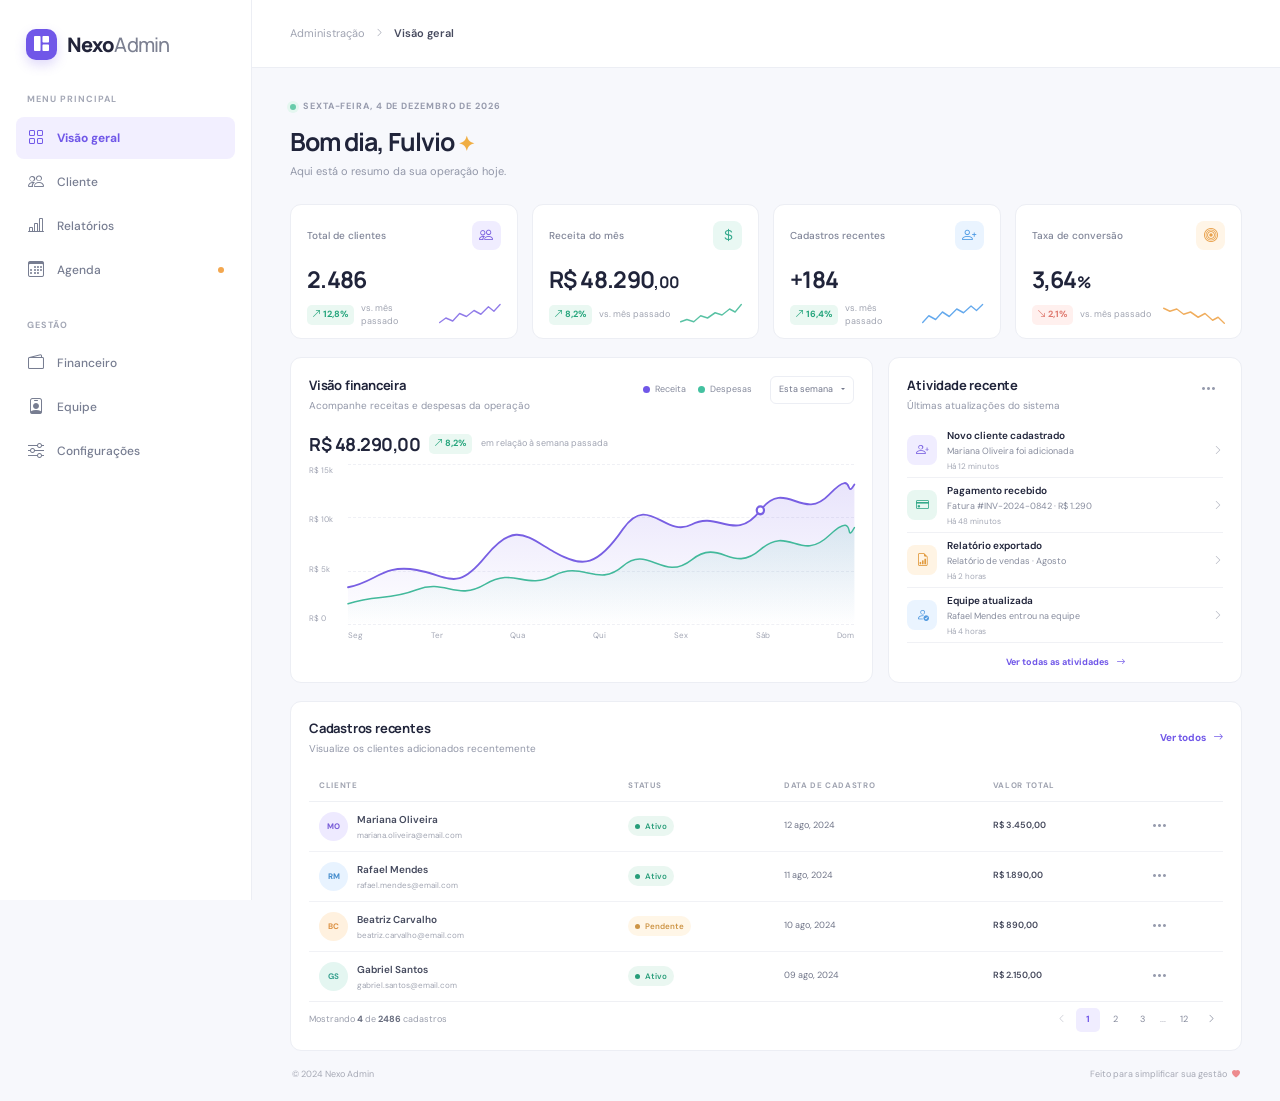
<file: index.html>
<!doctype html>
<html lang="pt-BR" data-bs-theme="light">
<head>
  <meta charset="utf-8">
  <meta name="viewport" content="width=device-width, initial-scale=1">
  <meta name="theme-color" content="#f5f7fb">
  <title>Visão geral · Nexo Admin</title>
  <link rel="preconnect" href="https://fonts.googleapis.com">
  <link rel="preconnect" href="https://fonts.gstatic.com" crossorigin>
  <link href="https://fonts.googleapis.com/css2?family=DM+Sans:wght@400;500;600;700&family=Manrope:wght@400;500;600;700;800&display=swap" rel="stylesheet">
  <link href="https://cdn.jsdelivr.net/npm/bootstrap@5.3.8/dist/css/bootstrap.min.css" rel="stylesheet">
  <link href="https://cdn.jsdelivr.net/npm/bootstrap-icons@1.13.1/font/bootstrap-icons.min.css" rel="stylesheet">
  <link href="./css/styles.css?v=20261101-clean-home" rel="stylesheet">
</head>
<body>
  <div class="app-shell">
    <aside class="sidebar" id="sidebar">
      <a class="brand" href="#inicio" aria-label="Nexo Admin, início"><span class="brand-mark"><i class="bi bi-grid-1x2-fill"></i></span><span>Nexo<span class="brand-light">Admin</span></span></a>
      <nav class="side-nav" aria-label="Navegação principal">
        <span class="nav-caption">MENU PRINCIPAL</span>
        <a class="side-link active" href="#inicio"><i class="bi bi-grid"></i><span>Visão geral</span></a>
        <a class="side-link" href="./clientes.html"><i class="bi bi-people"></i><span>Cliente</span></a>
        <a class="side-link" href="#relatorios"><i class="bi bi-bar-chart-line"></i><span>Relatórios</span></a>
        <a class="side-link" href="#agenda"><i class="bi bi-calendar3"></i><span>Agenda</span><span class="nav-dot"></span></a>
        <span class="nav-caption nav-caption-spaced">GESTÃO</span>
        <a class="side-link" href="#financeiro"><i class="bi bi-wallet2"></i><span>Financeiro</span></a>
        <a class="side-link" href="#equipe"><i class="bi bi-person-badge"></i><span>Equipe</span></a>
        <a class="side-link" href="#configuracoes"><i class="bi bi-sliders"></i><span>Configurações</span></a>
      </nav>
    </aside>

    <main class="main-content" id="inicio">
      <header class="topbar">
        <button class="icon-button menu-toggle d-lg-none" id="menuToggle" aria-label="Abrir menu"><i class="bi bi-list"></i></button>
        <div class="breadcrumb-line"><span>Administração</span><i class="bi bi-chevron-right"></i><strong>Visão geral</strong></div>
      </header>

      <div class="page-content">
        <section class="welcome-row">
          <div><div class="eyebrow"><span class="live-dot"></span> <span id="todayLabel">RESUMO DE HOJE</span></div><h1>Bom dia, Fulvio <span class="wave">✦</span></h1><p>Aqui está o resumo da sua operação hoje.</p></div>
        </section>

        <section class="metrics-grid" aria-label="Indicadores principais">
          <article class="metric-card"><div class="metric-top"><span class="metric-label">Total de clientes</span><span class="metric-icon purple"><i class="bi bi-people"></i></span></div><div class="metric-value">2.486</div><div class="metric-footer"><span class="trend positive"><i class="bi bi-arrow-up-right"></i> 12,8%</span><span>vs. mês passado</span><span class="sparkline purple-line"><svg viewBox="0 0 90 32" preserveAspectRatio="none"><path d="M1 26 10 20 20 24 30 14 40 18 51 10 61 15 72 5 80 11 89 2"/></svg></span></div></article>
          <article class="metric-card"><div class="metric-top"><span class="metric-label">Receita do mês</span><span class="metric-icon green"><i class="bi bi-currency-dollar"></i></span></div><div class="metric-value">R$ 48.290<span class="value-cents">,00</span></div><div class="metric-footer"><span class="trend positive"><i class="bi bi-arrow-up-right"></i> 8,2%</span><span>vs. mês passado</span><span class="sparkline green-line"><svg viewBox="0 0 90 32" preserveAspectRatio="none"><path d="M1 25 10 22 20 25 30 17 40 20 51 13 61 16 72 8 80 12 89 2"/></svg></span></div></article>
          <article class="metric-card"><div class="metric-top"><span class="metric-label">Cadastros recentes</span><span class="metric-icon blue"><i class="bi bi-person-plus"></i></span></div><div class="metric-value">+184</div><div class="metric-footer"><span class="trend positive"><i class="bi bi-arrow-up-right"></i> 16,4%</span><span>vs. mês passado</span><span class="sparkline blue-line"><svg viewBox="0 0 90 32" preserveAspectRatio="none"><path d="M1 26 10 17 20 22 30 12 40 18 51 8 61 13 72 4 80 10 89 2"/></svg></span></div></article>
          <article class="metric-card"><div class="metric-top"><span class="metric-label">Taxa de conversão</span><span class="metric-icon orange"><i class="bi bi-bullseye"></i></span></div><div class="metric-value">3,64<span class="value-cents">%</span></div><div class="metric-footer"><span class="trend negative"><i class="bi bi-arrow-down-right"></i> 2,1%</span><span>vs. mês passado</span><span class="sparkline orange-line"><svg viewBox="0 0 90 32" preserveAspectRatio="none"><path d="M1 7 10 11 20 8 30 15 40 12 51 19 61 14 72 23 80 19 89 27"/></svg></span></div></article>
        </section>

        <section class="dashboard-grid">
          <article class="panel chart-panel" id="relatorios">
            <div class="panel-heading"><div><h2>Visão financeira</h2><p>Acompanhe receitas e despesas da operação</p></div><div class="chart-legend"><span><i class="legend-dot revenue"></i>Receita</span><span><i class="legend-dot expenses"></i>Despesas</span><button class="period-select dropdown-toggle" data-bs-toggle="dropdown">Esta semana</button><ul class="dropdown-menu dropdown-menu-end"><li><button class="dropdown-item period-option">Esta semana</button></li><li><button class="dropdown-item period-option">Este mês</button></li><li><button class="dropdown-item period-option">Este ano</button></li></ul></div></div>
            <div class="chart-summary"><strong>R$ 48.290,00</strong><span class="trend positive"><i class="bi bi-arrow-up-right"></i> 8,2%</span><small>em relação à semana passada</small></div>
            <div class="chart-wrap"><div class="chart-y-labels"><span>R$ 15k</span><span>R$ 10k</span><span>R$ 5k</span><span>R$ 0</span></div><div class="chart-area"><div class="chart-gridlines"><i></i><i></i><i></i><i></i></div><svg class="finance-chart" viewBox="0 0 700 205" preserveAspectRatio="none" role="img" aria-label="Gráfico de receitas e despesas ao longo da semana"><defs><linearGradient id="revenueFill" x1="0" x2="0" y1="0" y2="1"><stop offset="0" stop-color="#7257e8" stop-opacity=".16"/><stop offset="1" stop-color="#7257e8" stop-opacity="0"/></linearGradient><linearGradient id="expensesFill" x1="0" x2="0" y1="0" y2="1"><stop offset="0" stop-color="#34b99b" stop-opacity=".12"/><stop offset="1" stop-color="#34b99b" stop-opacity="0"/></linearGradient></defs><path class="area-revenue" d="M0 157 C38 151 48 127 95 135 S150 163 190 118 S245 91 285 112 S345 130 380 83 S438 95 475 77 S535 101 570 59 S628 75 665 39 S686 47 700 26 L700 205 L0 205Z"/><path class="area-expenses" d="M0 178 C40 166 55 174 95 160 S150 175 190 153 S245 161 285 142 S345 158 380 130 S435 151 475 122 S530 141 570 109 S625 126 665 91 S685 105 700 81 L700 205 L0 205Z"/><path class="line-revenue" d="M0 157 C38 151 48 127 95 135 S150 163 190 118 S245 91 285 112 S345 130 380 83 S438 95 475 77 S535 101 570 59 S628 75 665 39 S686 47 700 26"/><path class="line-expenses" d="M0 178 C40 166 55 174 95 160 S150 175 190 153 S245 161 285 142 S345 158 380 130 S435 151 475 122 S530 141 570 109 S625 126 665 91 S685 105 700 81"/><circle class="chart-point" cx="570" cy="59" r="5"/></svg><div class="chart-x-labels"><span>Seg</span><span>Ter</span><span>Qua</span><span>Qui</span><span>Sex</span><span>Sáb</span><span>Dom</span></div></div></div>
          </article>
          <article class="panel activity-panel" id="agenda"><div class="panel-heading"><div><h2>Atividade recente</h2><p>Últimas atualizações do sistema</p></div><button class="more-button" aria-label="Mais opções"><i class="bi bi-three-dots"></i></button></div>
            <div class="activity-list"><div class="activity-item"><span class="activity-icon new-client"><i class="bi bi-person-plus"></i></span><div class="activity-copy"><strong>Novo cliente cadastrado</strong><span>Mariana Oliveira foi adicionada</span><small>Há 12 minutos</small></div><i class="bi bi-chevron-right activity-arrow"></i></div><div class="activity-item"><span class="activity-icon payment"><i class="bi bi-credit-card"></i></span><div class="activity-copy"><strong>Pagamento recebido</strong><span>Fatura #INV-2024-0842 · R$ 1.290</span><small>Há 48 minutos</small></div><i class="bi bi-chevron-right activity-arrow"></i></div><div class="activity-item"><span class="activity-icon report"><i class="bi bi-file-earmark-bar-graph"></i></span><div class="activity-copy"><strong>Relatório exportado</strong><span>Relatório de vendas · Agosto</span><small>Há 2 horas</small></div><i class="bi bi-chevron-right activity-arrow"></i></div><div class="activity-item"><span class="activity-icon team"><i class="bi bi-person-check"></i></span><div class="activity-copy"><strong>Equipe atualizada</strong><span>Rafael Mendes entrou na equipe</span><small>Há 4 horas</small></div><i class="bi bi-chevron-right activity-arrow"></i></div></div><a class="view-all" href="#atividade">Ver todas as atividades <i class="bi bi-arrow-right"></i></a>
          </article>
        </section>

        <section class="panel records-panel"><div class="records-heading"><div><h2>Cadastros recentes</h2><p>Visualize os clientes adicionados recentemente</p></div><a class="all-link" href="./clientes.html">Ver todos <i class="bi bi-arrow-right"></i></a></div><div class="table-responsive"><table class="table records-table align-middle"><thead><tr><th>CLIENTE</th><th>STATUS</th><th>DATA DE CADASTRO</th><th>VALOR TOTAL</th><th></th></tr></thead><tbody>
          <tr><td><div class="client-cell"><span class="client-avatar avatar-violet">MO</span><span><strong>Mariana Oliveira</strong><small>mariana.oliveira@email.com</small></span></div></td><td><span class="status-badge status-active"><i></i>Ativo</span></td><td>12 ago, 2024</td><td class="amount-cell">R$ 3.450,00</td><td><button class="row-more" aria-label="Opções para Mariana Oliveira"><i class="bi bi-three-dots"></i></button></td></tr>
          <tr><td><div class="client-cell"><span class="client-avatar avatar-blue">RM</span><span><strong>Rafael Mendes</strong><small>rafael.mendes@email.com</small></span></div></td><td><span class="status-badge status-active"><i></i>Ativo</span></td><td>11 ago, 2024</td><td class="amount-cell">R$ 1.890,00</td><td><button class="row-more" aria-label="Opções para Rafael Mendes"><i class="bi bi-three-dots"></i></button></td></tr>
          <tr><td><div class="client-cell"><span class="client-avatar avatar-orange">BC</span><span><strong>Beatriz Carvalho</strong><small>beatriz.carvalho@email.com</small></span></div></td><td><span class="status-badge status-pending"><i></i>Pendente</span></td><td>10 ago, 2024</td><td class="amount-cell">R$ 890,00</td><td><button class="row-more" aria-label="Opções para Beatriz Carvalho"><i class="bi bi-three-dots"></i></button></td></tr>
          <tr><td><div class="client-cell"><span class="client-avatar avatar-teal">GS</span><span><strong>Gabriel Santos</strong><small>gabriel.santos@email.com</small></span></div></td><td><span class="status-badge status-active"><i></i>Ativo</span></td><td>09 ago, 2024</td><td class="amount-cell">R$ 2.150,00</td><td><button class="row-more" aria-label="Opções para Gabriel Santos"><i class="bi bi-three-dots"></i></button></td></tr>
        </tbody></table></div><div class="table-footer"><span>Mostrando <strong>4</strong> de <strong>2486</strong> cadastros</span><nav aria-label="Paginação"><button disabled aria-label="Página anterior"><i class="bi bi-chevron-left"></i></button><button class="current-page">1</button><button>2</button><button>3</button><span>...</span><button>12</button><button aria-label="Próxima página"><i class="bi bi-chevron-right"></i></button></nav></div></section>
        <footer class="page-footer"><span>© 2024 Nexo Admin</span><span>Feito para simplificar sua gestão <i class="bi bi-heart-fill"></i></span></footer>
      </div>
    </main>
  </div>
  <div class="sidebar-backdrop" id="sidebarBackdrop"></div>
  <div class="toast-container position-fixed bottom-0 end-0 p-3"><div id="appToast" class="toast border-0" role="status" aria-live="polite"><div class="toast-body d-flex align-items-center gap-2"><i class="bi bi-check-circle-fill text-success"></i><span id="toastMessage">Concluído</span><button type="button" class="btn-close ms-auto" data-bs-dismiss="toast" aria-label="Fechar"></button></div></div></div>
  <script src="https://code.jquery.com/jquery-3.7.1.min.js"></script>
  <script src="https://cdn.jsdelivr.net/npm/bootstrap@5.3.8/dist/js/bootstrap.bundle.min.js"></script>
  <script src="./js/app.js?v=20261101-clients-page"></script>
</body>
</html>
</file>
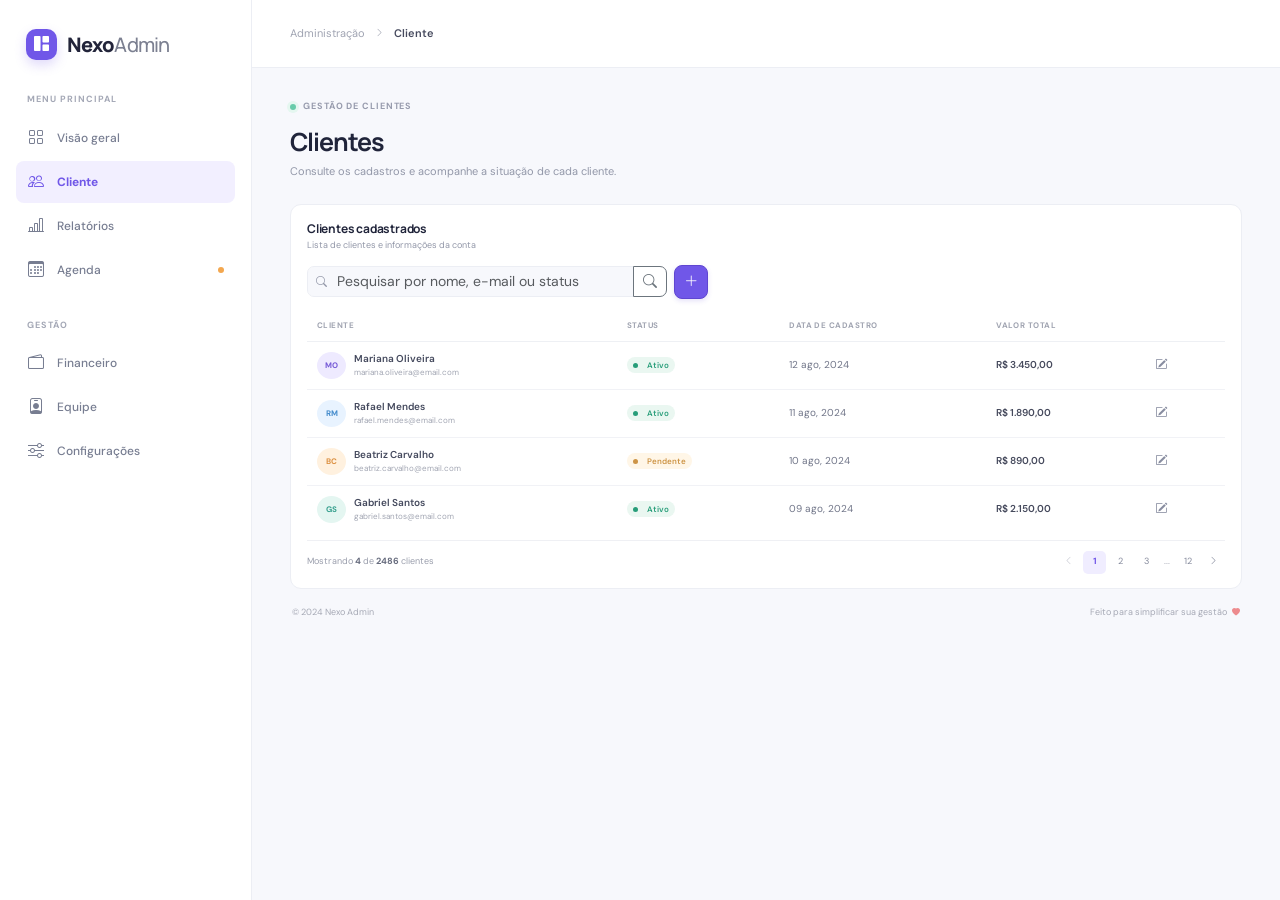
<file: clientes.html>
<!doctype html>
<html lang="pt-BR" data-bs-theme="light">
<head>
  <meta charset="utf-8">
  <meta name="viewport" content="width=device-width, initial-scale=1">
  <meta name="theme-color" content="#f5f7fb">
  <title>Clientes · Nexo Admin</title>
  <link rel="preconnect" href="https://fonts.googleapis.com">
  <link rel="preconnect" href="https://fonts.gstatic.com" crossorigin>
  <link href="https://fonts.googleapis.com/css2?family=DM+Sans:wght@400;500;600;700&family=Manrope:wght@400;500;600;700;800&display=swap" rel="stylesheet">
  <link href="https://cdn.jsdelivr.net/npm/bootstrap@5.3.8/dist/css/bootstrap.min.css" rel="stylesheet">
  <link href="https://cdn.jsdelivr.net/npm/bootstrap-icons@1.13.1/font/bootstrap-icons.min.css" rel="stylesheet">
  <link href="./css/styles.css?v=20261101-clients-page" rel="stylesheet">
  <link href="./css/clients.css?v=20261101-rounded-actions" rel="stylesheet">
</head>
<body>
  <div class="app-shell">
    <aside class="sidebar" id="sidebar">
      <a class="brand" href="./index.html" aria-label="Nexo Admin, início"><span class="brand-mark"><i class="bi bi-grid-1x2-fill"></i></span><span>Nexo<span class="brand-light">Admin</span></span></a>
      <nav class="side-nav" aria-label="Navegação principal">
        <span class="nav-caption">MENU PRINCIPAL</span>
        <a class="side-link" href="./index.html#inicio"><i class="bi bi-grid"></i><span>Visão geral</span></a>
        <a class="side-link active" href="./clientes.html" aria-current="page"><i class="bi bi-people"></i><span>Cliente</span></a>
        <a class="side-link" href="./index.html#relatorios"><i class="bi bi-bar-chart-line"></i><span>Relatórios</span></a>
        <a class="side-link" href="./index.html#agenda"><i class="bi bi-calendar3"></i><span>Agenda</span><span class="nav-dot"></span></a>
        <span class="nav-caption nav-caption-spaced">GESTÃO</span>
        <a class="side-link" href="./index.html#financeiro"><i class="bi bi-wallet2"></i><span>Financeiro</span></a>
        <a class="side-link" href="./index.html#equipe"><i class="bi bi-person-badge"></i><span>Equipe</span></a>
        <a class="side-link" href="./index.html#configuracoes"><i class="bi bi-sliders"></i><span>Configurações</span></a>
      </nav>
    </aside>

    <main class="main-content" id="clientes">
      <header class="topbar">
        <button class="icon-button menu-toggle d-lg-none" id="menuToggle" aria-label="Abrir menu"><i class="bi bi-list"></i></button>
        <div class="breadcrumb-line"><a href="./index.html" class="breadcrumb-home" style="color: inherit; text-decoration: none">Administração</a><i class="bi bi-chevron-right"></i><strong>Cliente</strong></div>
      </header>

      <div class="page-content">
        <section class="welcome-row">
          <div><div class="eyebrow"><span class="live-dot"></span> GESTÃO DE CLIENTES</div><h1>Clientes</h1><p>Consulte os cadastros e acompanhe a situação de cada cliente.</p></div>
        </section>

        <section class="panel records-panel clients-list-panel">
          <div class="records-heading"><div><h2>Clientes cadastrados</h2><p>Lista de clientes e informações da conta</p></div></div>
          <form class="client-searchbar" id="clientSearchForm" role="search">
            <div class="input-group input-group-sm client-search-input"><input class="form-control form-control-sm" id="clientSearch" type="search" placeholder="Pesquisar por nome, e-mail ou status" aria-label="Pesquisar clientes"><i class="bi bi-search search-field-icon" aria-hidden="true"></i><button class="btn btn-sm btn-outline-secondary search-clients-button" type="submit" aria-label="Pesquisar" title="Pesquisar"><i class="bi bi-search"></i></button></div>
            <a class="btn btn-sm btn-primary create-button" href="./cliente-cadastro.html" aria-label="Novo cadastro" title="Novo cadastro"><i class="bi bi-plus-lg" aria-hidden="true"></i></a>
          </form>
          <div class="table-responsive"><table class="table table-sm records-table align-middle"><thead><tr><th>CLIENTE</th><th>STATUS</th><th>DATA DE CADASTRO</th><th>VALOR TOTAL</th><th></th></tr></thead><tbody>
            <tr data-client-id="client-001" data-phone="(11) 99999-1200" data-category="Cliente"><td><div class="client-cell"><span class="client-avatar avatar-violet">MO</span><span><strong>Mariana Oliveira</strong><small>mariana.oliveira@email.com</small></span></div></td><td><span class="status-badge status-active"><i></i>Ativo</span></td><td>12 ago, 2024</td><td class="amount-cell">R$ 3.450,00</td><td><button class="edit-client" type="button" aria-label="Alterar cadastro de Mariana Oliveira"><i class="bi bi-pencil-square"></i></button></td></tr>
            <tr data-client-id="client-002" data-phone="(11) 98888-2300" data-category="Parceiro"><td><div class="client-cell"><span class="client-avatar avatar-blue">RM</span><span><strong>Rafael Mendes</strong><small>rafael.mendes@email.com</small></span></div></td><td><span class="status-badge status-active"><i></i>Ativo</span></td><td>11 ago, 2024</td><td class="amount-cell">R$ 1.890,00</td><td><button class="edit-client" type="button" aria-label="Alterar cadastro de Rafael Mendes"><i class="bi bi-pencil-square"></i></button></td></tr>
            <tr data-client-id="client-003" data-phone="(21) 97777-3400" data-category="Cliente"><td><div class="client-cell"><span class="client-avatar avatar-orange">BC</span><span><strong>Beatriz Carvalho</strong><small>beatriz.carvalho@email.com</small></span></div></td><td><span class="status-badge status-pending"><i></i>Pendente</span></td><td>10 ago, 2024</td><td class="amount-cell">R$ 890,00</td><td><button class="edit-client" type="button" aria-label="Alterar cadastro de Beatriz Carvalho"><i class="bi bi-pencil-square"></i></button></td></tr>
            <tr data-client-id="client-004" data-phone="(31) 96666-4500" data-category="Fornecedor"><td><div class="client-cell"><span class="client-avatar avatar-teal">GS</span><span><strong>Gabriel Santos</strong><small>gabriel.santos@email.com</small></span></div></td><td><span class="status-badge status-active"><i></i>Ativo</span></td><td>09 ago, 2024</td><td class="amount-cell">R$ 2.150,00</td><td><button class="edit-client" type="button" aria-label="Alterar cadastro de Gabriel Santos"><i class="bi bi-pencil-square"></i></button></td></tr>
          </tbody></table></div>
          <div class="table-footer"><span>Mostrando <strong id="visibleClients">4</strong> de <strong id="totalClients">2486</strong> clientes</span><nav aria-label="Paginação"><button disabled aria-label="Página anterior"><i class="bi bi-chevron-left"></i></button><button class="current-page">1</button><button>2</button><button>3</button><span>...</span><button>12</button><button aria-label="Próxima página"><i class="bi bi-chevron-right"></i></button></nav></div>
        </section>
        <footer class="page-footer"><span>© 2024 Nexo Admin</span><span>Feito para simplificar sua gestão <i class="bi bi-heart-fill"></i></span></footer>
      </div>
    </main>
  </div>
  <div class="sidebar-backdrop" id="sidebarBackdrop"></div>
  <div class="toast-container position-fixed bottom-0 end-0 p-3"><div id="appToast" class="toast border-0" role="status" aria-live="polite"><div class="toast-body d-flex align-items-center gap-2"><i class="bi bi-check-circle-fill text-success"></i><span id="toastMessage">Concluído</span><button type="button" class="btn-close ms-auto" data-bs-dismiss="toast" aria-label="Fechar"></button></div></div></div>
  <script src="https://code.jquery.com/jquery-3.7.1.min.js"></script>
  <script src="https://cdn.jsdelivr.net/npm/bootstrap@5.3.8/dist/js/bootstrap.bundle.min.js"></script>
  <script src="./js/app.js?v=20261101-clients-page"></script>
  <script src="./js/clients.js?v=20261101-search-toolbar"></script>
</body>
</html>
</file>
<file: css/styles.css>
:root{--ink:#20243a;--muted:#8c91a3;--line:#eceef4;--canvas:#f7f8fc;--purple:#7057e8;--purple-dark:#5f46d1;--font-body:'DM Sans',sans-serif;--font-display:'Manrope',sans-serif;--bs-body-font-family:var(--font-body);--bs-body-color:var(--ink);--bs-body-bg:var(--canvas);--bs-primary:var(--purple);--bs-primary-rgb:112,87,232;--bs-border-color:var(--line)}*{box-sizing:border-box}body{min-width:360px;font-family:var(--font-body);font-size:14px;background:var(--canvas);color:var(--ink)}button,a,input{font:inherit}.app-shell{min-height:100vh}.sidebar{width:252px;position:fixed;inset:0 auto 0 0;background:#fff;border-right:1px solid var(--line);padding:25px 16px 16px;display:flex;flex-direction:column;z-index:1040}.brand{height:38px;display:flex;align-items:center;gap:10px;padding:0 10px;color:#22243a;text-decoration:none;font:800 20px var(--font-display);letter-spacing:-.9px}.brand-mark{width:31px;height:31px;background:var(--purple);color:#fff;border-radius:10px;display:grid;place-items:center;font-size:15px;box-shadow:0 5px 12px #7057e838}.brand-light{font-weight:500;color:#7c8091}.workspace-switch{margin-top:29px}.workspace-button{width:100%;padding:11px 10px;display:flex;align-items:center;gap:10px;border:1px solid #ececf3;border-radius:11px;background:#fff;text-align:left;color:var(--ink)}.workspace-avatar,.profile-avatar{width:34px;height:34px;display:grid;place-items:center;border-radius:10px;color:#fff;font-weight:700;background:linear-gradient(145deg,#a38df8,#7257e8)}.workspace-info,.profile-info{display:flex;flex-direction:column;gap:2px}.workspace-info strong,.profile-info strong{font-size:12px}.workspace-info small,.profile-info small{font-size:10px;color:var(--muted)}.workspace-button>i{font-size:13px;color:#989caf}.workspace-menu{width:100%;font-size:12px}.side-nav{margin-top:30px}.nav-caption{display:block;padding:0 11px;margin-bottom:10px;color:#a4a8b6;font-size:9px;font-weight:700;letter-spacing:1px}.nav-caption-spaced{margin-top:28px}.side-link{height:42px;margin:2px 0;padding:0 11px;display:flex;align-items:center;gap:12px;border-radius:8px;text-decoration:none;color:#777d91;font-size:12px;font-weight:500;transition:background .15s,color .15s}.side-link>i{font-size:16px;width:18px;text-align:center}.side-link:hover{background:#f8f7ff;color:var(--purple)}.side-link.active{color:var(--purple);background:#f2efff;font-weight:700}.nav-count{margin-left:auto;padding:2px 7px;border-radius:5px;color:#8171d6;background:#e9e5ff;font-size:10px}.nav-dot{margin-left:auto;width:6px;height:6px;border-radius:50%;background:#f3a74f}.sidebar-bottom{margin-top:auto}.help-card{padding:15px 13px;background:#f8f7ff;border:1px solid #efedfb;border-radius:11px;margin-bottom:16px}.help-icon{width:28px;height:28px;border-radius:8px;background:#ebe7ff;color:var(--purple);display:grid;place-items:center;margin-bottom:10px}.help-card>strong{font-size:11px}.help-card p{margin:4px 0 10px;color:#878b9c;font-size:10px}.help-card>a{font-size:10px;font-weight:700;color:var(--purple);text-decoration:none}.help-card>a i{margin-left:3px}.profile-button{width:100%;display:flex;align-items:center;gap:9px;padding:11px 5px 0;border:0;border-top:1px solid var(--line);background:transparent;text-align:left}.profile-avatar,.top-avatar{width:32px;height:32px;border-radius:50%;font-size:10px;background:#e9e5ff;color:#6851d5}.profile-button>i{color:#9297a9}.main-content{margin-left:252px;min-height:100vh}.topbar{height:68px;position:sticky;top:0;z-index:1020;padding:0 38px;background:#ffffffed;backdrop-filter:blur(12px);border-bottom:1px solid var(--line);display:flex;align-items:center;justify-content:space-between}.breadcrumb-line{display:flex;align-items:center;gap:10px;font-size:11px;color:#a0a4b2}.breadcrumb-line i{font-size:9px}.breadcrumb-line strong{color:#464a5e;font-weight:600}.topbar-actions{display:flex;align-items:center;gap:15px}.search-box{height:34px;width:224px;padding:0 9px;display:flex;align-items:center;gap:8px;border:1px solid #eceef3;background:#fff;border-radius:7px;color:#989dad}.search-box>i{font-size:13px}.search-box input{min-width:0;width:100%;border:0;outline:0;background:transparent;font-size:10px}.search-box input::placeholder{color:#a5a9b6}.search-box kbd{white-space:nowrap;padding:2px 4px;border:1px solid #eceef3;border-radius:4px;background:#fafafd;color:#969aaa;font:9px var(--font-body)}.icon-button{width:31px;height:31px;position:relative;display:grid;place-items:center;border:0;border-radius:8px;background:transparent;color:#73788c;font-size:16px}.icon-button:hover{background:#f5f4fb}.notification-button>span{width:6px;height:6px;position:absolute;right:6px;top:5px;background:#f37f72;border:1px solid #fff;border-radius:50%}.topbar-divider{height:24px;width:1px;background:var(--line)}.top-avatar{border:0;font-weight:700}.page-content{max-width:1460px;margin:auto;padding:32px 38px 20px}.welcome-row{display:flex;justify-content:space-between;align-items:flex-end;margin-bottom:25px}.eyebrow{display:flex;align-items:center;gap:7px;color:#979bad;font-size:9px;font-weight:700;letter-spacing:.9px}.live-dot{width:6px;height:6px;background:#68cbaa;border-radius:50%;box-shadow:0 0 0 3px #e5f7f0}.welcome-row h1{margin:10px 0 4px;font:700 25px var(--font-display);letter-spacing:-1px}.wave{font-size:20px;color:#f0ae43}.welcome-row p,.panel-heading p,.records-heading p{margin:0;color:#9297a8;font-size:11px}.welcome-actions{display:flex;gap:9px;align-items:center}.date-button,.create-button{height:36px;display:flex;align-items:center;gap:9px;border-radius:7px;font-size:10px;font-weight:600}.date-button{padding:0 11px;color:#5e6376}.date-button>i:first-child{font-size:14px;color:#888da0}.date-button>i:last-child{font-size:9px}.btn-primary{--bs-btn-bg:var(--purple);--bs-btn-border-color:var(--purple);--bs-btn-hover-bg:var(--purple-dark);--bs-btn-hover-border-color:var(--purple-dark);--bs-btn-active-bg:var(--purple-dark);--bs-btn-active-border-color:var(--purple-dark)}.create-button{padding:0 13px;box-shadow:0 4px 10px #7057e82b}.metrics-grid{display:grid;grid-template-columns:repeat(4,minmax(0,1fr));gap:14px;margin-bottom:18px}.metric-card,.panel{background:#fff;border:1px solid #eceef4;border-radius:11px}.metric-card{padding:16px 16px 12px;min-width:0}.metric-top{display:flex;align-items:center;justify-content:space-between}.metric-label{color:#7f8497;font-size:10px;font-weight:500}.metric-icon{width:29px;height:29px;display:grid;place-items:center;border-radius:8px;font-size:14px}.metric-icon.purple{color:#795fdf;background:#f0edff}.metric-icon.green{color:#36aa8e;background:#e9f8f3}.metric-icon.blue{color:#4f9be4;background:#eaf4ff}.metric-icon.orange{color:#e8a04a;background:#fff5e7}.metric-value{margin-top:13px;font:700 23px var(--font-display);letter-spacing:-.7px}.value-cents{font-size:16px}.metric-footer{height:22px;display:flex;align-items:center;gap:7px;margin-top:9px;color:#a0a4b1;font-size:9px}.trend{padding:3px 5px;border-radius:5px;font-size:9px;font-weight:700;white-space:nowrap}.trend.positive{color:#25a57c;background:#eaf8f2}.trend.negative{color:#df786e;background:#fff0ee}.sparkline{width:62px;height:24px;margin-left:auto}.sparkline svg{width:100%;height:100%;overflow:visible}.sparkline path{fill:none;stroke-width:2;stroke-linecap:round;stroke-linejoin:round}.purple-line path{stroke:#907be9}.green-line path{stroke:#59c2a4}.blue-line path{stroke:#64a9ed}.orange-line path{stroke:#f0ad5d}.dashboard-grid{display:grid;grid-template-columns:minmax(0,1.65fr) minmax(300px,1fr);gap:15px;margin-bottom:18px}.panel{padding:18px}.panel-heading,.records-heading{display:flex;align-items:flex-start;justify-content:space-between}.panel-heading h2,.records-heading h2{margin:0 0 4px;font:700 13px var(--font-display);letter-spacing:-.2px}.panel-heading p,.records-heading p{font-size:10px}.chart-legend{display:flex;align-items:center;gap:12px;color:#868b9d;font-size:9px}.chart-legend>span{display:flex;align-items:center;gap:5px}.legend-dot{width:7px;height:7px;border-radius:50%}.legend-dot.revenue{background:var(--purple)}.legend-dot.expenses{background:#43c1a0}.period-select{margin-left:6px;padding:6px 8px;border:1px solid #eceef4;border-radius:6px;background:#fff;color:#73788c;font-size:9px}.period-select:after{margin-left:8px}.chart-summary{display:flex;align-items:center;gap:9px;margin-top:19px}.chart-summary strong{font:700 18px var(--font-display);letter-spacing:-.5px}.chart-summary small{color:#a0a4b2;font-size:9px}.chart-wrap{height:181px;display:flex;margin-top:8px}.chart-y-labels{width:39px;display:flex;flex-direction:column;justify-content:space-between;padding:0 0 21px;color:#a3a7b5;font-size:8px}.chart-area{height:100%;position:relative;flex:1}.chart-gridlines{position:absolute;inset:0 0 20px;display:flex;flex-direction:column;justify-content:space-between}.chart-gridlines i{border-top:1px dashed #eff0f5}.finance-chart{position:absolute;inset:0 0 20px;width:100%;height:calc(100% - 20px);overflow:visible}.area-revenue{fill:url(#revenueFill)}.area-expenses{fill:url(#expensesFill)}.line-revenue,.line-expenses{fill:none;stroke-width:2.4;stroke-linecap:round}.line-revenue{stroke:#785fe3}.line-expenses{stroke:#42b99b;stroke-width:2}.chart-point{fill:white;stroke:#785fe3;stroke-width:3}.chart-x-labels{height:16px;position:absolute;inset:auto 0 0;display:flex;justify-content:space-between;color:#a3a7b5;font-size:8px}.activity-panel{padding-bottom:12px}.more-button,.row-more{border:0;background:transparent;color:#969bad;font-size:16px}.activity-list{margin-top:10px}.activity-item{min-height:55px;display:flex;align-items:center;gap:10px;border-bottom:1px solid #f0f1f5}.activity-icon{width:30px;height:30px;flex:0 0 30px;display:grid;place-items:center;border-radius:8px;font-size:13px}.new-client{color:#775fe0;background:#f0edff}.payment{color:#35a98a;background:#e8f7f1}.report{color:#e19a3d;background:#fff4e4}.team{color:#5199df;background:#eaf4ff}.activity-copy{min-width:0;display:flex;flex-direction:column;gap:2px}.activity-copy strong{font-size:10px;font-weight:600}.activity-copy>span{overflow:hidden;color:#878c9d;font-size:9px;text-overflow:ellipsis;white-space:nowrap}.activity-copy small{color:#a5a9b6;font-size:8px}.activity-arrow{margin-left:auto;color:#b1b4bf;font-size:10px}.view-all,.all-link{display:flex;align-items:center;gap:7px;color:var(--purple);text-decoration:none;font-size:9px;font-weight:700}.view-all{justify-content:center;padding:13px 0 0}.records-panel{padding:17px 18px 12px}.records-heading{align-items:center;margin-bottom:13px}.records-heading .all-link{font-size:10px}.records-table{margin:0;--bs-table-bg:transparent;--bs-table-color:#707588}.records-table thead th{padding:10px 10px;color:#a0a4b1;font-size:8px;font-weight:700;letter-spacing:.65px;border-bottom:1px solid #eef0f4}.records-table tbody td{padding:10px;border-bottom:1px solid #f1f2f6;font-size:9px;white-space:nowrap}.records-table tbody tr:last-child td{border-bottom:0}.client-cell{display:flex;align-items:center;gap:9px}.client-avatar{width:29px;height:29px;display:grid;place-items:center;flex:0 0 29px;border-radius:50%;font-size:8px;font-weight:700}.avatar-violet{color:#765bd7;background:#eeeaff}.avatar-blue{color:#438bcc;background:#e8f3ff}.avatar-orange{color:#dc9143;background:#fff1df}.avatar-teal{color:#359f8d;background:#e4f6f1}.client-cell>span:last-child{display:flex;flex-direction:column;gap:2px}.client-cell strong{color:#44495d;font-size:10px;font-weight:600}.client-cell small{color:#a1a5b2;font-size:8px}.status-badge{display:inline-flex;align-items:center;gap:5px;padding:4px 7px;border-radius:20px;font-size:8px;font-weight:600}.status-badge i{width:5px;height:5px;border-radius:50%;background:currentColor}.status-active{color:#279d79;background:#eaf7f1}.status-pending{color:#cd9445;background:#fff6e7}.amount-cell{color:#45495c!important;font-weight:600}.row-more{padding:2px 5px}.table-footer{min-height:37px;display:flex;align-items:center;justify-content:space-between;border-top:1px solid #eff0f4;color:#9a9eac;font-size:9px}.table-footer strong{color:#666b7d}.table-footer nav{display:flex;align-items:center;gap:3px}.table-footer nav button{width:24px;height:24px;display:grid;place-items:center;border:0;border-radius:5px;background:transparent;color:#858a9c;font-size:9px}.table-footer nav button:disabled{color:#c5c7d0}.table-footer nav button.current-page{background:#f0edff;color:var(--purple);font-weight:700}.table-footer nav>span{padding:0 3px;color:#a4a7b3}.page-footer{display:flex;justify-content:space-between;padding:17px 2px 0;color:#a6a9b5;font-size:9px}.page-footer i{margin-left:3px;color:#ed8b8e;font-size:8px}.sidebar-backdrop{display:none}.toast{background:#fff;box-shadow:0 8px 30px #24243b20}.modal-content{border:1px solid var(--line);border-radius:12px}.modal-header,.modal-footer{padding:18px 20px;border-color:var(--line)}.modal-header .modal-title{font:700 16px var(--font-display)}.modal-subtitle{margin:4px 0 0;color:#9297a8;font-size:11px}.modal-body{padding:18px 20px}.modal-footer .btn{font-size:11px}.form-label{font-size:11px;font-weight:600}.form-control,.form-select{font-size:12px}.form-control:focus,.form-select:focus{border-color:#aa9bf2;box-shadow:0 0 0 .2rem #7057e820}
html[data-bs-theme=dark]{--ink:#e9eaf2;--muted:#9ba0b0;--line:#303244;--canvas:#191a24;--bs-body-color:#e9eaf2;--bs-body-bg:var(--canvas)}html[data-bs-theme=dark] .sidebar,html[data-bs-theme=dark] .metric-card,html[data-bs-theme=dark] .panel,html[data-bs-theme=dark] .topbar,html[data-bs-theme=dark] .workspace-button,html[data-bs-theme=dark] .search-box,html[data-bs-theme=dark] .period-select,html[data-bs-theme=dark] .modal-content,html[data-bs-theme=dark] .toast{background:#222431;color:var(--ink);border-color:var(--line)}html[data-bs-theme=dark] .brand,html[data-bs-theme=dark] .side-link.active,html[data-bs-theme=dark] .workspace-button,html[data-bs-theme=dark] .records-table tbody td,html[data-bs-theme=dark] .client-cell strong,html[data-bs-theme=dark] .amount-cell{color:var(--ink)!important}html[data-bs-theme=dark] .brand-light,html[data-bs-theme=dark] .breadcrumb-line strong{color:#c3c5d0}html[data-bs-theme=dark] .workspace-menu,html[data-bs-theme=dark] .dropdown-menu{--bs-dropdown-bg:#272938;--bs-dropdown-color:#e9eaf2;--bs-dropdown-link-color:#e9eaf2;--bs-dropdown-link-hover-bg:#34364a}html[data-bs-theme=dark] .side-link:hover,html[data-bs-theme=dark] .side-link.active{background:#302d43}html[data-bs-theme=dark] .help-card,html[data-bs-theme=dark] .date-button,html[data-bs-theme=dark] .table-footer nav button.current-page{background:#302d43;color:#ded9ff;border-color:#3a3650}html[data-bs-theme=dark] .table,html[data-bs-theme=dark] .table>:not(caption)>*>*{color:#bdc0cd;border-color:#303244}html[data-bs-theme=dark] .chart-gridlines i{border-color:#353747}html[data-bs-theme=dark] .records-table tbody td{border-color:#303244}html[data-bs-theme=dark] .activity-item,html[data-bs-theme=dark] .profile-button,html[data-bs-theme=dark] .table-footer{border-color:#303244}html[data-bs-theme=dark] .btn-light{--bs-btn-bg:#2c2e3d;--bs-btn-color:#d9dbe5;--bs-btn-border-color:#3b3e50;--bs-btn-hover-bg:#383b4b;--bs-btn-hover-color:#fff;--bs-btn-hover-border-color:#484b5f}html[data-bs-theme=dark] .search-box input{color:#e9eaf2}html[data-bs-theme=dark] .top-avatar{background:#38334f;color:#ded9ff}
.form-control.error,.form-select.error{border-color:#dc7770}.form-control.error:focus,.form-select.error:focus{box-shadow:0 0 0 .2rem #dc777020}.field-error{display:block;margin-top:4px;color:#dc625c;font-size:10px}.select2-container{width:100%!important}.select2-container--default .select2-selection--single{height:38px;border:1px solid #dee2e6;border-radius:6px;background:var(--bs-body-bg)}.select2-container--default .select2-selection--single .select2-selection__rendered{padding:5px 12px;color:var(--bs-body-color);font-size:12px}.select2-container--default .select2-selection--single .select2-selection__arrow{height:36px;right:5px}.select2-container--default.select2-container--focus .select2-selection--single{border-color:#aa9bf2;box-shadow:0 0 0 .2rem #7057e820}.select2-dropdown{z-index:2000;border-color:var(--line);background:var(--bs-body-bg);color:var(--bs-body-color);font-size:12px}.select2-container--default .select2-results__option--highlighted.select2-results__option--selectable{background:var(--purple)}.select2-container--default .select2-results__option--selected{background:#f2efff;color:var(--purple)}html[data-bs-theme=dark] .select2-container--default .select2-selection--single{border-color:#45485a}html[data-bs-theme=dark] .select2-container--default .select2-selection--single .select2-selection__arrow b{border-color:#c3c5d0 transparent transparent}html[data-bs-theme=dark] .select2-container--default .select2-results__option--selected{background:#302d43;color:#ded9ff}
@media(min-width:1500px){.page-content{padding-right:48px;padding-left:48px}.topbar{padding-right:48px;padding-left:48px}.metric-card{padding:18px 19px 13px}}@media(max-width:1199px){.sidebar{width:225px}.main-content{margin-left:225px}.topbar{padding:0 26px}.page-content{padding:28px 26px 18px}.metrics-grid{grid-template-columns:repeat(2,minmax(0,1fr))}.dashboard-grid{grid-template-columns:minmax(0,1.4fr) minmax(280px,1fr)}.chart-legend{gap:7px}.sparkline{width:76px}}@media(max-width:991px){.sidebar{transform:translateX(-100%);transition:transform .22s ease;box-shadow:12px 0 30px #20243a0c}.sidebar.is-open{transform:translateX(0)}.main-content{margin-left:0}.sidebar-backdrop.is-visible{display:block;position:fixed;inset:0;z-index:1030;background:#20243a55}.topbar{padding:0 22px;justify-content:flex-start;gap:16px}.menu-toggle{display:grid!important}.topbar-actions{margin-left:auto}.dashboard-grid{grid-template-columns:minmax(0,1.5fr) minmax(270px,1fr)}}@media(max-width:767px){.topbar{height:60px;padding:0 16px}.breadcrumb-line{font-size:10px}.topbar-actions{gap:8px}.search-box{width:35px;padding:0;justify-content:center;border:0;background:transparent}.search-box input,.search-box kbd{display:none}.search-box.is-open{position:absolute;inset:7px 106px auto 58px;width:auto;height:42px;z-index:2;padding:0 10px;border:1px solid var(--line);background:#fff}.search-box.is-open input{display:block}.search-box.is-open kbd{display:none}.topbar-divider,.top-avatar{display:none}.page-content{padding:24px 17px 16px}.welcome-row{align-items:flex-start;flex-direction:column;gap:16px}.welcome-row h1{font-size:23px}.welcome-actions{width:100%}.date-button{flex:1;justify-content:center}.create-button{white-space:nowrap}.metrics-grid{gap:10px}.metric-card{padding:13px 12px 10px}.metric-value{font-size:20px}.metric-footer{gap:5px;font-size:8px}.sparkline{width:42px}.dashboard-grid{grid-template-columns:1fr;gap:11px}.chart-panel{min-height:280px}.activity-panel{padding-bottom:14px}.activity-item{min-height:58px}.records-panel{padding:15px 13px 10px}.records-heading{align-items:flex-start}.records-table{min-width:650px}.page-footer{font-size:8px}}@media(max-width:430px){.welcome-actions{gap:6px}.date-button{gap:6px;padding:0 7px;font-size:9px}.create-button{gap:5px;padding:0 9px;font-size:9px}.metric-footer>span:nth-child(2){font-size:7px}.sparkline{width:31px}.chart-legend{gap:7px}.chart-legend>span{font-size:8px}.period-select{font-size:8px}.chart-summary small{font-size:8px}}
</file>
<file: css/clients.css>
.clients-list-panel{padding:15px 16px 11px}
.clients-list-panel .records-heading{align-items:center;margin-bottom:9px}
.clients-list-panel .records-heading h2{font-size:12px;margin-bottom:2px}
.clients-list-panel .records-heading p{font-size:9px}
.clients-list-panel .create-button{height:auto;display:flex;align-items:center;gap:6px;padding:.25rem .5rem;border-radius:var(--bs-btn-border-radius-sm);font-size:var(--bs-btn-font-size);font-weight:600}
.client-searchbar{display:flex;align-items:center;gap:7px;margin:12px 0 10px}
.client-search-input{position:relative;width:min(100%,360px);max-width:360px;flex:1 1 260px}
.client-search-input .search-field-icon{position:absolute;z-index:4;left:10px;top:50%;transform:translateY(-50%);color:#9297a8;font-size:11px;pointer-events:none}
.client-search-input>.form-control{min-width:0;padding-left:29px;border-color:var(--line);border-top-left-radius:7px!important;border-bottom-left-radius:7px!important;font-size:var(--bs-btn-font-size)}
.client-search-input .form-control:focus{box-shadow:0 0 0 .15rem rgba(112,87,232,.12);border-color:var(--purple)}
.client-search-input>.search-clients-button:last-child{border-top-right-radius:7px!important;border-bottom-right-radius:7px!important}
.search-clients-button,.clients-list-panel .create-button{display:inline-flex;align-items:center;justify-content:center;gap:6px;white-space:nowrap}
.search-clients-button{width:34px;flex:0 0 34px;padding:0}
.clients-list-panel .create-button{width:34px;height:34px;flex:0 0 34px;margin-left:0;padding:0;border:1px solid var(--purple-dark);border-radius:8px;box-shadow:0 2px 5px rgba(95,70,209,.16)}
.clients-list-panel .records-table{margin-bottom:7px}
.clients-list-panel .records-table thead th{font-size:8px;letter-spacing:.45px}
.clients-list-panel .records-table tbody td{font-size:10px;line-height:1.25}
.clients-list-panel .client-cell{gap:8px}
.clients-list-panel .client-avatar{width:27px;height:27px;font-size:8px}
.clients-list-panel .client-cell strong{font-size:10px}
.clients-list-panel .client-cell small{font-size:8px}
.clients-list-panel .status-badge{padding:3px 6px;font-size:8px}
.clients-list-panel .status-badge i{width:5px;height:5px;margin-right:4px}
.clients-list-panel .amount-cell{font-size:10px}
.edit-client{width:25px;height:24px;display:grid;place-items:center;border:0;border-radius:5px;background:transparent;color:#888da0;font-size:12px}
.clients-list-panel .table-footer{padding-top:7px;font-size:9px}
.clients-list-panel .table-footer nav{gap:3px}
.clients-list-panel .table-footer nav button{width:23px;height:23px;font-size:9px}
.edit-client:hover{background:#f1efff;color:var(--purple)}
.client-validation{display:block;margin-top:4px;font-size:10px}
.client-validation.field-validation-valid:empty{display:none}
.client-form .input-validation-error{border-color:#dc3545}
.clients-list-panel .records-table{min-width:590px}
.client-validation.field-validation-error{color:#dc3545!important}
.modal-subtitle{margin:4px 0 0;color:#9297a8;font-size:11px}
html[data-bs-theme=dark] .edit-client{color:#abb0c0}
html[data-bs-theme=dark] .edit-client:hover{background:#302d43;color:#ded9ff}
@media(max-width:520px){.clients-list-panel{padding:13px 12px 9px}.clients-list-panel .records-heading{align-items:flex-start;gap:10px}.client-searchbar{gap:6px;flex-wrap:wrap}.client-search-input{flex-basis:calc(100% - 37px);width:calc(100% - 37px)}.clients-list-panel .records-table{min-width:560px}}
</file>
